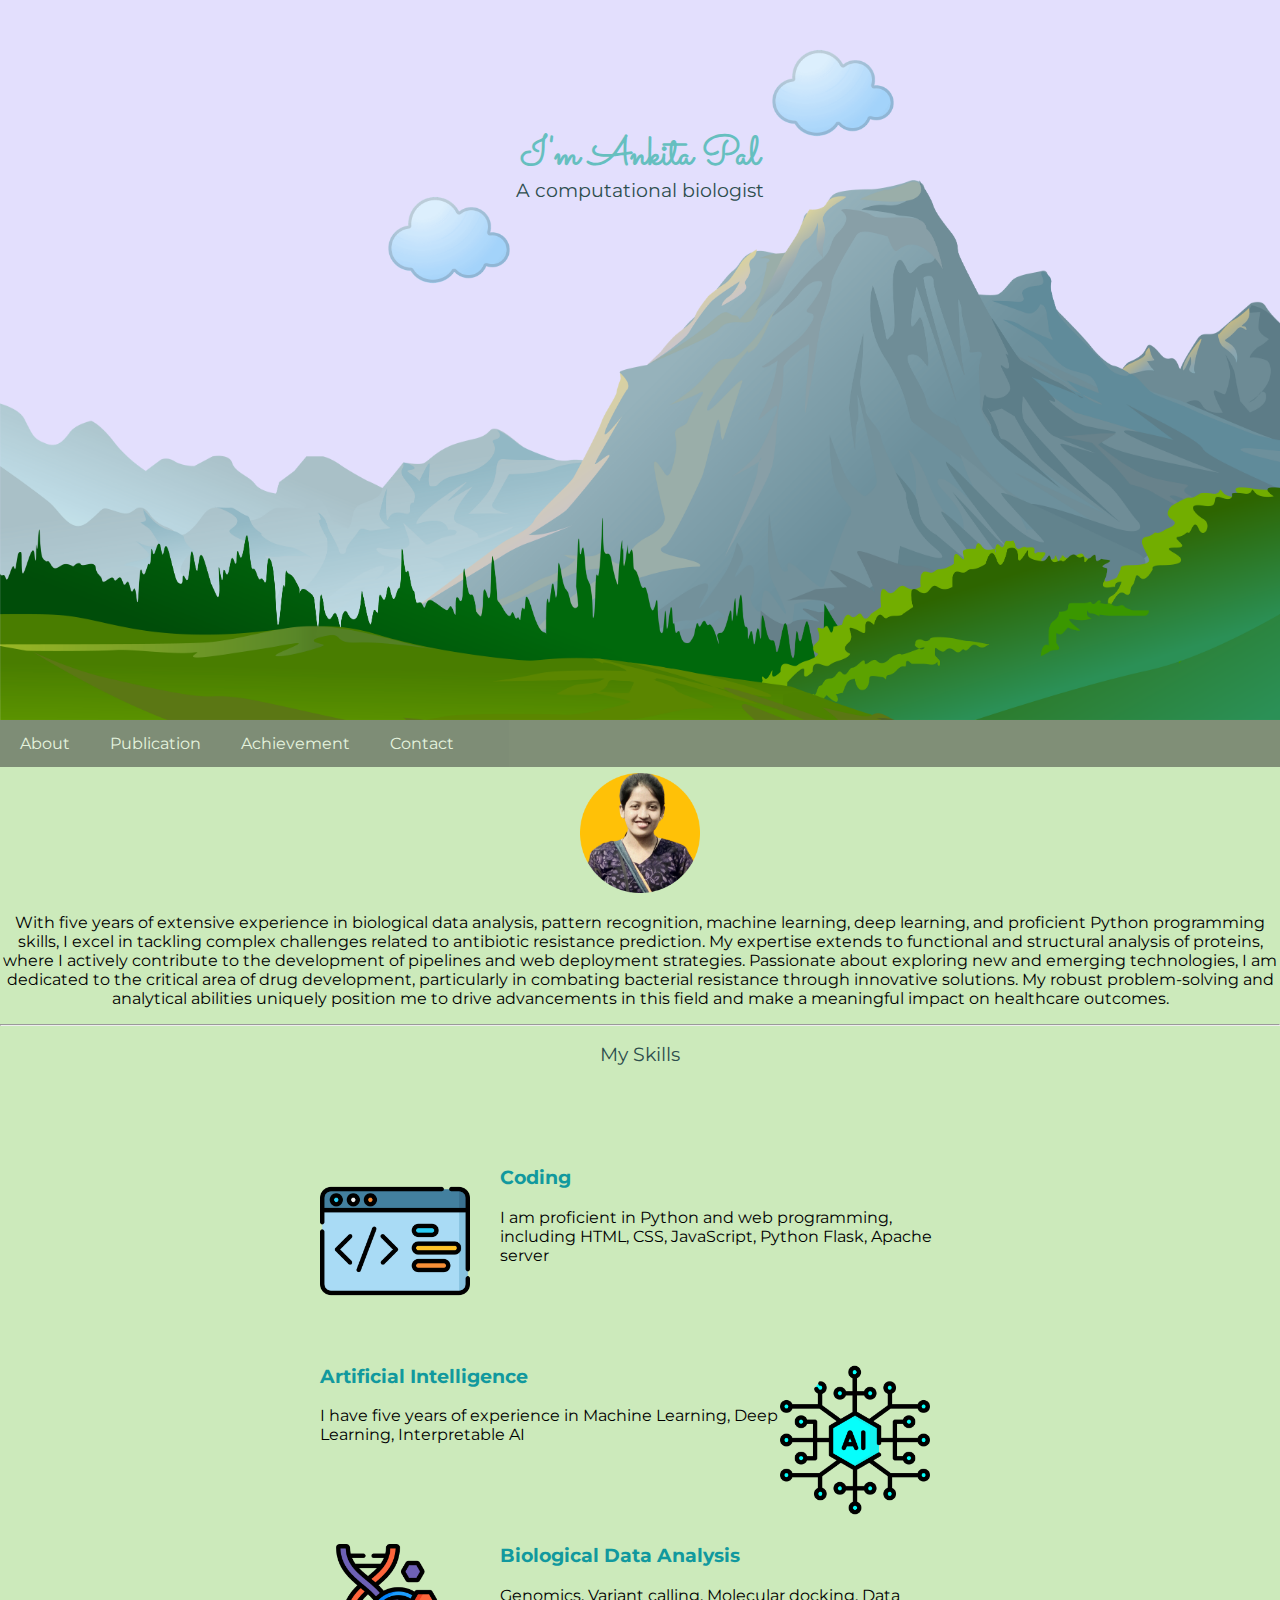
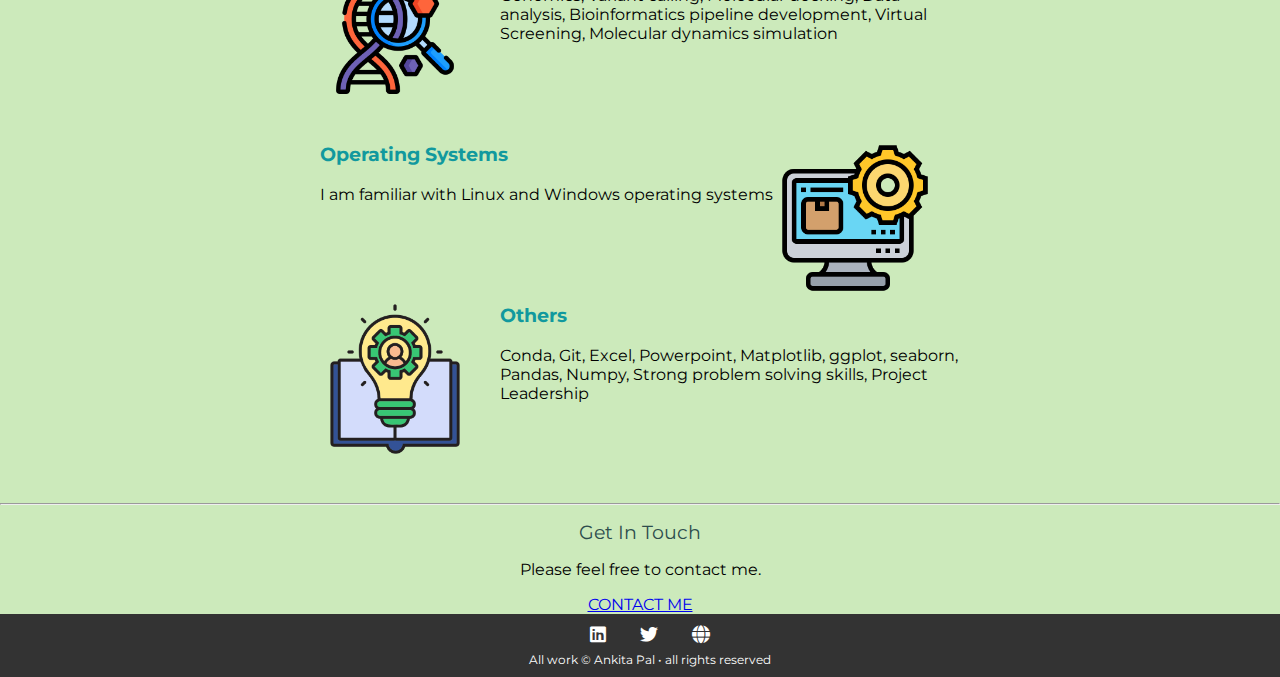
<file: index.html>
<!DOCTYPE html>
<html lang="en">
<head>
    <meta charset="UTF-8">
    <meta http-equiv="X-UA-Compatible" content="IE=edge">
    <meta name="viewport" content="width=device-width, initial-scale=1.0">
    <title>Ankita</title>
    <link rel="stylesheet" href="style.css">
    <link rel="shortcut icon" href="favicon.ico" type="image/x-icon">
    <link rel="preconnect" href="https://fonts.googleapis.com">
    <link rel="preconnect" href="https://fonts.gstatic.com" crossorigin>
    <link href="https://fonts.googleapis.com/css2?family=Merriweather+Sans&family=Montserrat&family=Sacramento&display=swap" rel="stylesheet">
    <link rel="stylesheet" href="https://cdnjs.cloudflare.com/ajax/libs/font-awesome/6.0.0-beta3/css/all.min.css">
    <style>
        /* Add your custom styles here */
        body {
            font-family: 'Montserrat', sans-serif;
        }
        .middle-container{
            padding: 0px;
            margin: 0px;
        }
        .navbar {
            display: flex;
            align-items: center;
            background-color: #333;
            opacity: 0.5;
            margin-top:20px;
            padding-top: 0px;
            padding-bottom: 0px;
        }
        
        .navbtn, .dropbtn {
            background-color: #333;
            color: white;
            padding: 14px 20px;
            margin: 0;
            font-size: 16px;
            border: none;
            cursor: pointer;
            text-align: center;
            text-decoration: none;
        }
        
        .navbtn:hover, .dropdown:hover .dropbtn {
            background-color: #555;
        }
        
        .dropdown {
            position: relative;
            display: inline-block;
        }
        
        .dropdown-content {
            display: none;
            position: absolute;
            background-color: white;
            min-width: 160px;
            box-shadow: 0px 8px 16px 0px rgba(0,0,0,0.2);
            z-index: 1;
        }
        
        .dropdown-content a {
            color: black;
            padding: 12px 16px;
            text-decoration: none;
            display: block;
        }
        
        .dropdown-content a:hover {
            background-color: #f1f1f1;
        }
        
        .dropdown:hover .dropdown-content {
            display: block;
        }
    </style>
</head>

<body>
    <div class="top-container" id="home">
        <h1>I'm Ankita Pal</h1>
        <h2>A computational biologist</h2>
        <img class="cloud-top" src="cloud-emoji-clipart-md-4128355173.png" alt="cloud image">
        <img class="cloud-bottom" src="cloud-emoji-clipart-md-4128355173.png" alt="cloud image">
        <img class="mountain" src="clipart-mountain-background-1.png" alt="mountain image">
    </div>
    
    <div class="middle-container">
        <div class="navbar">
            <!-- <a href="index.html" class="navbtn">Home</a> -->
            <a href="about.html" class="navbtn" target="_blank">About</a>
            <a href="pub.html" class="navbtn" target="_blank">Publication</a>
            <a href="ach.html" class="navbtn" target="_blank">Achievement</a>
            <a href="contact.html" class="navbtn" target="_blank">Contact</a>
            <!-- <div class="dropdown">
                <div class="dropdown-content">
                    <a href="#talk1">Talk 1</a>
                    <a href="#talk2">Talk 2</a>
                    <a href="#talk3">Talk 3</a>
                </div>
            </div> -->
        </div>
        <div class="profile" id="about">
          <img class="profile_pic" src="profile.png" alt="profile picture">
          <p>With five years of extensive experience in biological data analysis,
            pattern recognition, machine learning, deep learning, and proficient Python programming skills,
            I excel in tackling complex challenges related to antibiotic resistance prediction. 
            My expertise extends to functional and structural analysis of proteins, where I actively contribute to the development of pipelines and web deployment strategies.
            Passionate about exploring new and emerging technologies,
            I am dedicated to the critical area of drug development, particularly in combating bacterial resistance through innovative solutions.
            My robust problem-solving and analytical abilities uniquely position me to drive advancements in this field and make a meaningful impact on healthcare outcomes.</p>
        </div>
        <hr>
        <div class="skills" id="work">
          <h2>My Skills</h2>
          <div class="skill-row">
            <img class="code-image" src="code.png" alt="coding image">
            <h3>Coding</h3>
            <p>I am proficient in Python and web programming, including HTML, CSS, JavaScript, Python Flask, Apache server</p>
          </div>
          <div class="skill-row1">
            <img class="AI-img" src="artificial-intelligence.png" alt="AI image">
            <h3>Artificial Intelligence</h3>
            <p>I have five years of experience in Machine Learning, Deep Learning, Interpretable AI</p>
          </div>
          <div class="skill-row2">
            <img class="biology" src="genetics.png" alt="DNA image">
            <h3>Biological Data Analysis</h3>
            <p>Genomics, Variant calling, Molecular docking, Data analysis, Bioinformatics pipeline development, Virtual Screening, Molecular dynamics simulation</p>
          </div>
          <div class="skill-row3">
            <img class="os" src="computer.png" alt="computer">
            <h3>Operating Systems</h3>
            <p>I am familiar with Linux and Windows operating systems</p>
          </div>
          <div class="skill-row4">
            <img class="others" src="technical.png" alt="tech">
            <h3>Others</h3>
            <p>Conda, Git, Excel, Powerpoint, Matplotlib, ggplot, seaborn, Pandas, Numpy, Strong problem solving skills, Project Leadership</p>
          </div>
        </div>
        <hr>
        <div class="contact-me" id="publications">
          <h2>Get In Touch</h2>
          <p>Please feel free to contact me.</p>
          <a class="btn" href="mailto:name@email.com">CONTACT ME</a>
        </div>
      </div>
      
      <div class="bottom-container">
        <a class="footer-link" href="https://www.linkedin.com/in/ankitapalphd" target="_blank"><i class="fab fa-linkedin"></i></a>
        <a class="footer-link" href="https://x.com/ankitapal1995" target="_blank"><i class='fab fa-twitter'></i></a>
        <a class="footer-link" href="http://202.54.249.134/BIC-NII/" target="_blank"><i class="fas fa-globe"></i></a>
        <p>All work © Ankita Pal • all rights reserved</p>
    </div>
    



    <script>
        document.querySelectorAll('.navbtn, .dropbtn').forEach(button => {
            button.addEventListener('click', function(event) {
                const dropdowns = document.querySelectorAll('.dropdown-content');
                dropdowns.forEach(dropdown => {
                    if (dropdown.style.display === 'block') {
                        dropdown.style.display = 'none';
                    }
                });
            });
        });
        
        window.onclick = function(event) {
            if (!event.target.matches('.dropbtn')) {
                const dropdowns = document.querySelectorAll('.dropdown-content');
                dropdowns.forEach(dropdown => {
                    if (dropdown.style.display === 'block') {
                        dropdown.style.display = 'none';
                    }
                });
            }
        }
        
        
    </script>
</body>
</html>
</file>
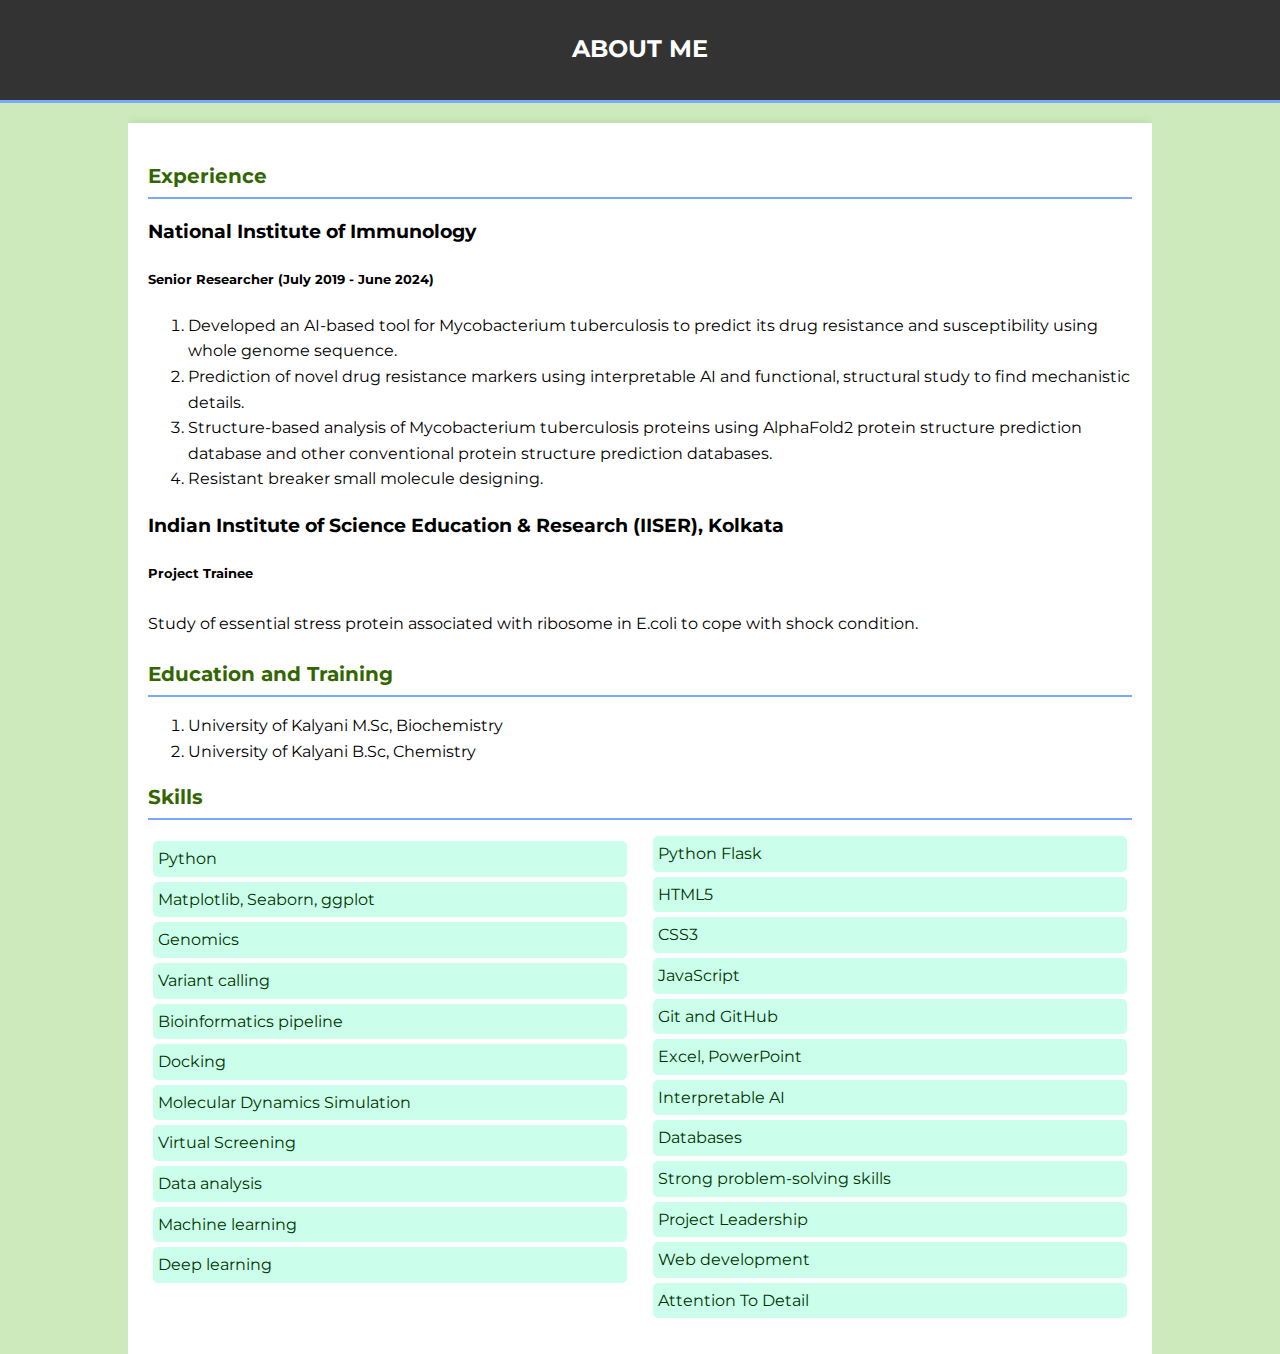
<file: about.html>
<!DOCTYPE html>
<html lang="en">
<head>
    <meta charset="UTF-8">
    <meta name="viewport" content="width=device-width, initial-scale=1.0">
    <title>About Me</title>
    <link href="https://fonts.googleapis.com/css2?family=Montserrat:wght@400;700&display=swap" rel="stylesheet">
    <style>
        body {
            font-family: 'Montserrat', sans-serif;
            line-height: 1.6;
            margin: 0;
            padding: 0;
            background-color: #CCEABB;
        }
        .container {
            width: 80%;
            margin: auto;
            overflow: hidden;
        }
        header {
            background: #333;
            color: #fff;
            padding-top: 30px;
            min-height: 70px;
            border-bottom: #77aaff 3px solid;
        }
        header h1 {
            text-align: center;
            text-transform: uppercase;
            margin: 0;
            font-size: 24px;
        }
        .main {
            padding: 20px;
            background: #fff;
            margin-top: 20px;
            box-shadow: 0 0 10px rgba(0, 0, 0, 0.1);
        }
        .section-title {
            color:#336600;
            font-size: 20px;
            border-bottom: 2px solid #77aaff;
            padding-bottom: 5px;
            margin-bottom: 10px;
        }
        ul {
            list-style: none;
            padding: 0;
        }
        ul li {
            padding: 5px 0;
        }
        .skills ul {
            columns: 2;
        }
        .skills ul li {
            background: #ccffeb;
            color: #003300;
            margin: 5px;
            padding: 5px;
            border-radius: 5px;
        }
    </style>
</head>
<body>
    <header>
        <div class="container">
            <h1>About Me</h1>
        </div>
    </header>
    <div class="container">
        <div class="main">
            <h2 class="section-title">Experience</h2>
            <h3>National Institute of Immunology</h3>
            <h5>Senior Researcher (July 2019 - June 2024)</h5>
            <ol>
                <li>Developed an AI-based tool for Mycobacterium tuberculosis to predict its drug resistance and susceptibility using whole genome sequence.</li>
                <li>Prediction of novel drug resistance markers using interpretable AI and functional, structural study to find mechanistic details.</li>
                <li>Structure-based analysis of Mycobacterium tuberculosis proteins using AlphaFold2 protein structure prediction database and other conventional protein structure prediction databases.</li>
                <li>Resistant breaker small molecule designing.</li>
            </ol>
            <h3>Indian Institute of Science Education & Research (IISER), Kolkata</h3>
            <h5>Project Trainee </h5>
            <ul>
                <li>Study of essential stress protein associated with ribosome in E.coli to cope with shock condition.</li>
            </ul>
            <h2 class="section-title">Education and Training</h2>
            <ol>
                <li>University of Kalyani  M.Sc, Biochemistry</li>
                <li>University of Kalyani  B.Sc, Chemistry</li>
            </ol>
            <h2 class="section-title">Skills</h2>
            <div class="skills">
                <ul>
                    <li>Python</li>
                    <li>Matplotlib, Seaborn, ggplot</li>
                    <li>Genomics</li>
                    <li>Variant calling</li>
                    <li>Bioinformatics pipeline</li>
                    <li>Docking</li>
                    <li>Molecular Dynamics Simulation</li>
                    <li>Virtual Screening</li>
                    <li>Data analysis</li>
                    <li>Machine learning</li>
                    <li>Deep learning</li>
                    <li>Python Flask</li>
                    <li>HTML5</li>
                    <li>CSS3</li>
                    <li>JavaScript</li>
                    <li>Git and GitHub</li>
                    <li>Excel, PowerPoint</li>
                    <li>Interpretable AI</li>
                    <li>Databases</li>
                    <li>Strong problem-solving skills</li>
                    <li>Project Leadership</li>
                    <li>Web development</li>
                    <li>Attention To Detail</li>
                </ul>
            </div>
        </div>
    </div>
</body>
</html>
</file>
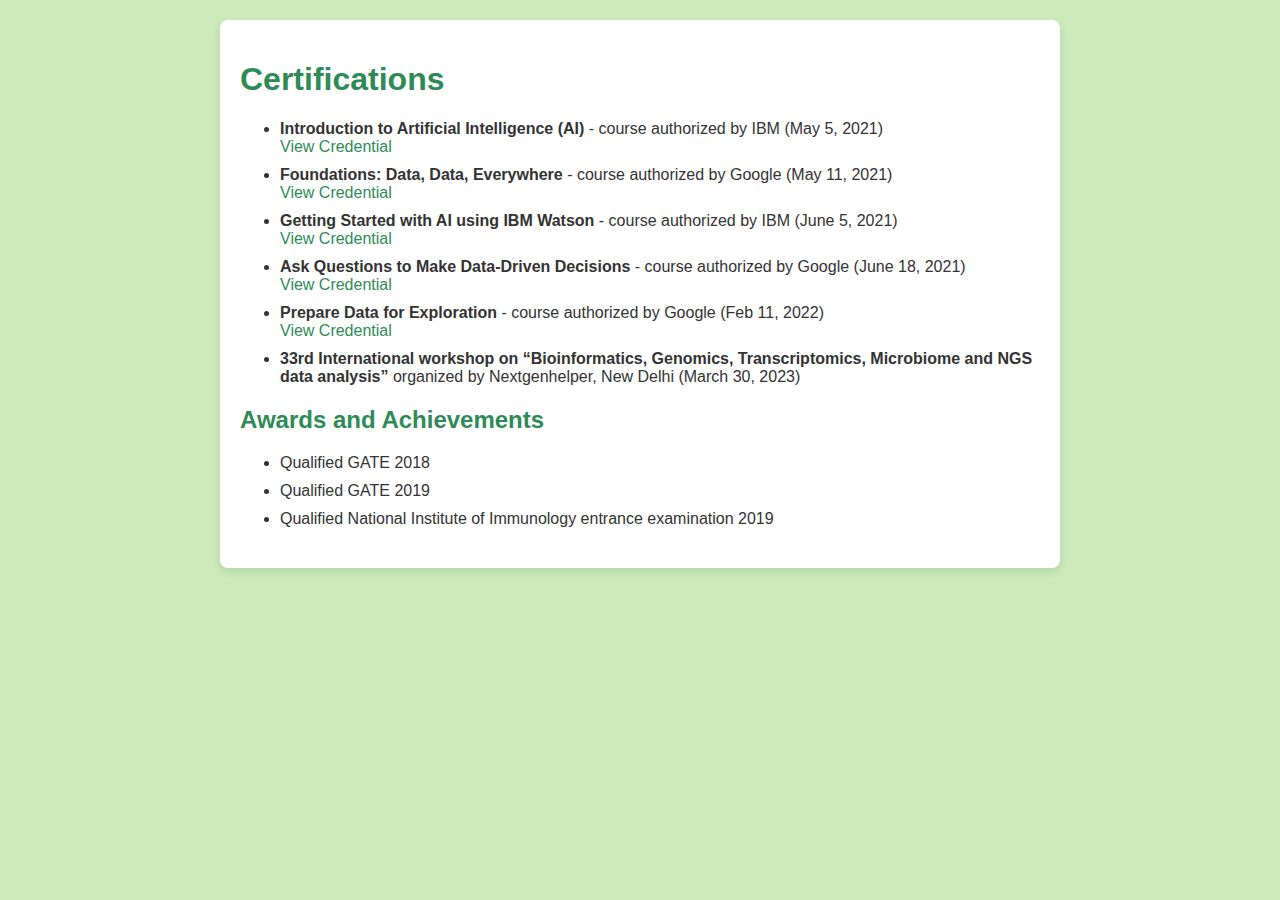
<file: ach.html>
<!DOCTYPE html>
<html lang="en">
<head>
    <meta charset="UTF-8">
    <meta name="viewport" content="width=device-width, initial-scale=1.0">
    <title>Certifications and Achievements</title>
    <style>
        body {
            font-family: 'Montserrat', sans-serif;
            background-color: #CCEABB;
            margin: 0;
            padding: 20px;
            color: #333;
        }
        .container {
            max-width: 800px;
            margin: 0 auto;
            background-color: #fff;
            border-radius: 8px;
            box-shadow: 0 4px 8px rgba(0, 0, 0, 0.1);
            padding: 20px;
        }
        h1, h2 {
            color: #2E8B57;
        }
        a {
            color: #2E8B57;
            text-decoration: none;
        }
        a:hover {
            text-decoration: underline;
        }
        .certifications, .achievements {
            margin-bottom: 20px;
        }
        .certifications li, .achievements li {
            margin-bottom: 10px;
        }
    </style>
</head>
<body>
    <div class="container">
        <h1>Certifications</h1>
        <ul class="certifications">
            <li>
                <strong>Introduction to Artificial Intelligence (AI)</strong> - course authorized by IBM (May 5, 2021)
                <br>
                <a href="https://www.coursera.org/account/accomplishments/certificate/FFCQTZLWFZTW" target="_blank">View Credential</a>
            </li>
            <li>
                <strong>Foundations: Data, Data, Everywhere</strong> - course authorized by Google (May 11, 2021)
                <br>
                <a href="https://www.coursera.org/account/accomplishments/certificate/ABJ5JGKV2HDP" target="_blank">View Credential</a>
            </li>
            <li>
                <strong>Getting Started with AI using IBM Watson</strong> - course authorized by IBM (June 5, 2021)
                <br>
                <a href="https://www.coursera.org/account/accomplishments/certificate/8723DCPK434V" target="_blank">View Credential</a>
            </li>
            <li>
                <strong>Ask Questions to Make Data-Driven Decisions</strong> - course authorized by Google (June 18, 2021)
                <br>
                <a href="https://www.coursera.org/account/accomplishments/certificate/GZ4SFEUENV4X" target="_blank">View Credential</a>
            </li>
            <li>
                <strong>Prepare Data for Exploration</strong> - course authorized by Google (Feb 11, 2022)
                <br>
                <a href="https://www.coursera.org/account/accomplishments/certificate/MXX9D2S98VSW" target="_blank">View Credential</a>
            </li>
            <li>
                <strong>33rd International workshop on “Bioinformatics, Genomics, Transcriptomics, Microbiome and NGS data analysis”</strong> organized by Nextgenhelper, New Delhi (March 30, 2023)
            </li>
        </ul>
        
        <h2>Awards and Achievements</h2>
        <ul class="achievements">
            <li>Qualified GATE 2018</li>
            <li>Qualified GATE 2019</li>
            <li>Qualified National Institute of Immunology entrance examination 2019</li>
        </ul>
    </div>
</body>
</html>
</file>
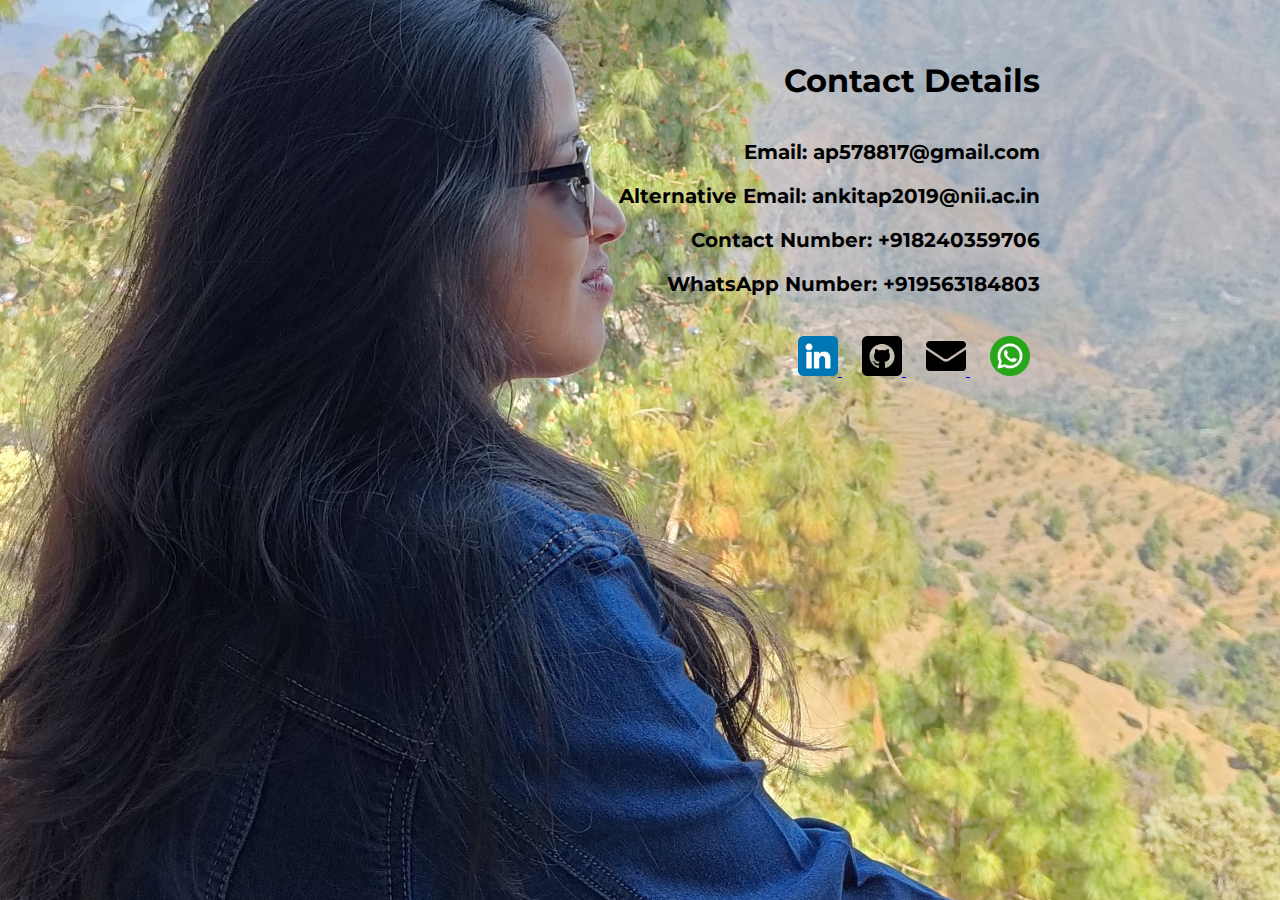
<file: contact.html>
<!DOCTYPE html>
<html>
<head>
  <title>Contact Details</title>
  <link rel="preconnect" href="https://fonts.googleapis.com">
  <link rel="preconnect" href="https://fonts.gstatic.com" crossorigin>
  <link href="https://fonts.googleapis.com/css2?family=Montserrat:wght@400;700&display=swap" rel="stylesheet">
  <style>
    body {
      font-family: 'Montserrat', sans-serif;
      background-image: url('background_contact.jpg');
      background-size: cover;
      background-position: center;
      background-repeat: no-repeat;
      margin: 0;
      padding: 0;
    }
    .container {
      max-width: 800px;
      margin: 0 auto;
      padding: 40px;
      text-align: right;
    }
    
    h1 {
      text-align: right;
      margin-bottom: 30px;
    }
    
    .contact-info {
      display: flex;
      flex-direction: column;
      align-items: right;
      margin-bottom: 30px;
    }
    
    .contact-info h3 {
      margin: 10px 0;
      font-size: 20px;
    }
    
    .social-media {
      /*display: flex;
      justify-content: center; */
      align-items: right;
    }
    
    .social-media a {
      margin: 0 10px;
      align-items: right;
    }
    
    .social-media img {
      width: 40px;
      height: 40px;
      align-items: right;
    }
  </style>
</head>
<body>
  <div class="container">
    <h1>Contact Details</h1>
    
    <div class="contact-info">
      <h3>Email: ap578817@gmail.com</h3>
      <h3>Alternative Email: ankitap2019@nii.ac.in</h3>
      <h3>Contact Number: +918240359706</h3>
      <h3>WhatsApp Number: +919563184803</h3>
    </div>
    
    <div class="social-media">
      <a href="https://www.linkedin.com/in/ankitapalphd/" target="_blank">
        <img src="linkedin.png" alt="LinkedIn">
      </a>
      <a href="https://github.com/Ankitapal1995" target="_blank">
        <img src="github.png" alt="GitHub">
      </a>
      <a href="mailto:ap578817@gmail.com">
        <img src="email.png" alt="Email">
      </a>
      <a href="https://wa.me/+919563184803">
        <img src="whatsapp.png" alt="WhatsApp">
      </a>
    </div>
  </div>
</body>
</html>
</file>
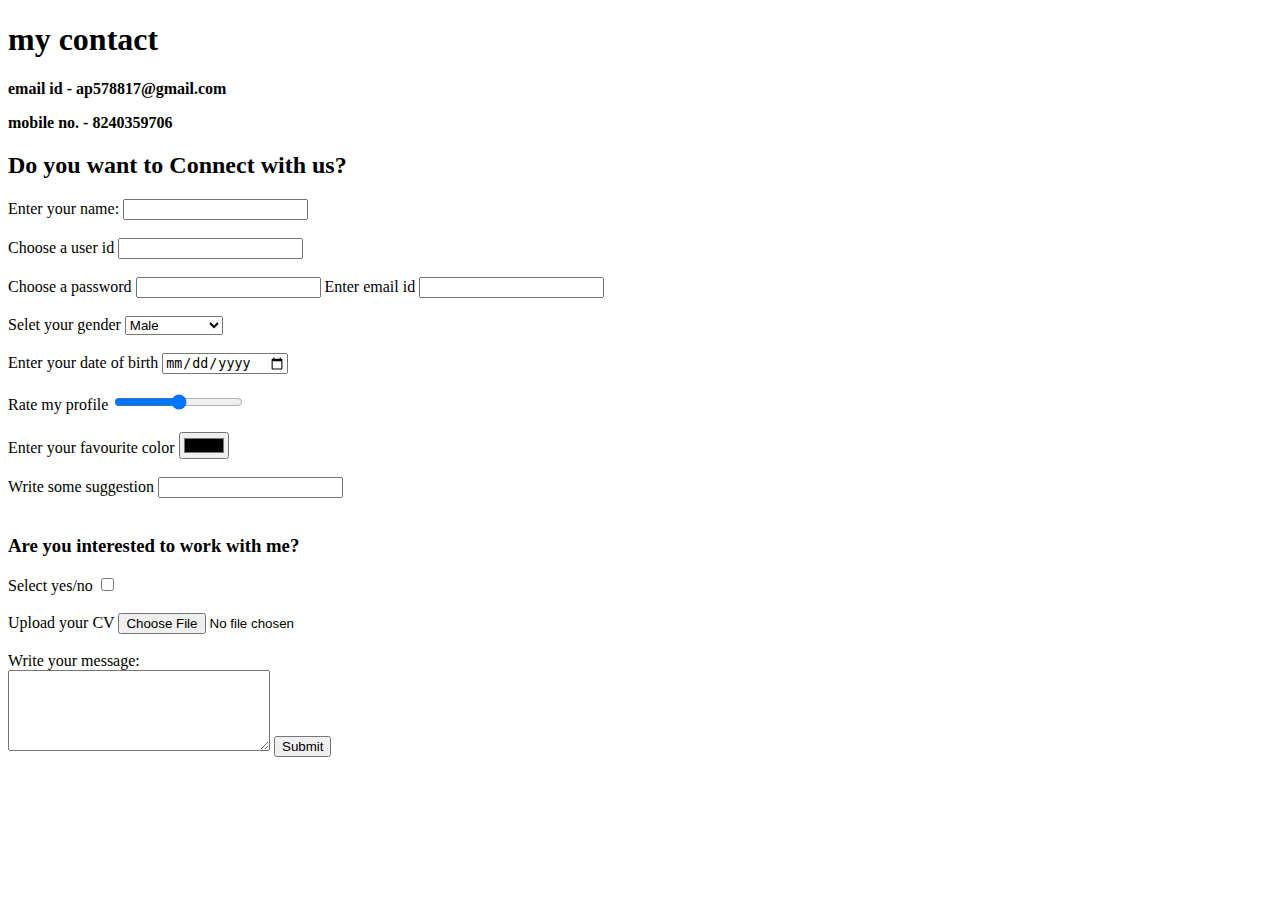
<file: contact_copy.html>
<!DOCTYPE html>
<html lang="en">
<head>
    <meta charset="UTF-8">
    <title>contact</title>
</head>
<body>
    <h1>my contact</h1>
    <p><strong>email id - ap578817@gmail.com</strong></p>
    <p><strong>mobile no. - 8240359706</strong></p>
   <!-- input type="search" name="" id=""> -->
    <h2>Do you want to Connect with us?</h2>
    <form action="mailto:name@rapidtables.com" method="post"></form>
        <label for="">Enter your name:</label>
        <input type="text"><br><br>

        <label for="">Choose a user id</label>
        <input type="text"><br><br>

        <label for="">Choose a password</label>
        <input type="password" name="" id="">

        <label for="">Enter email id</label>
        <input type="email" name="" id=""><br><br>
        <label for="">Selet your gender</label>
        <select name="select">
            <option value="value1">Female</option> 
            <option value="value2" selected>Male</option>
            <option value="value3">Third gender</option>
          </select><br><br>
        <label for="">Enter your date of birth</label>
        <input type="date" name="" id=""><br><br>
        <label for="">Rate my profile</label>
        <input type="range" name="" id=""><br><br>
        <label for="">Enter your favourite color</label>
        <input type="color" name="" id=""><br><br>
        <label for="">Write some suggestion</label>
        <input type="text" name="" id=""><br><br>
        <h3>Are you interested to work with me?</h3>
        <label for="">Select yes/no</label>
        <input type="checkbox" name="" id=""><br><br>
        <label for="">Upload your CV</label>
        <input type="file" name="" id=""><br><br>
        <label>Write your message:</label><br>
        <textarea name="" id="" cols="30" rows="5"></textarea>
        <input type="submit" value="Submit">

    </form>

</body>
</html>
</file>
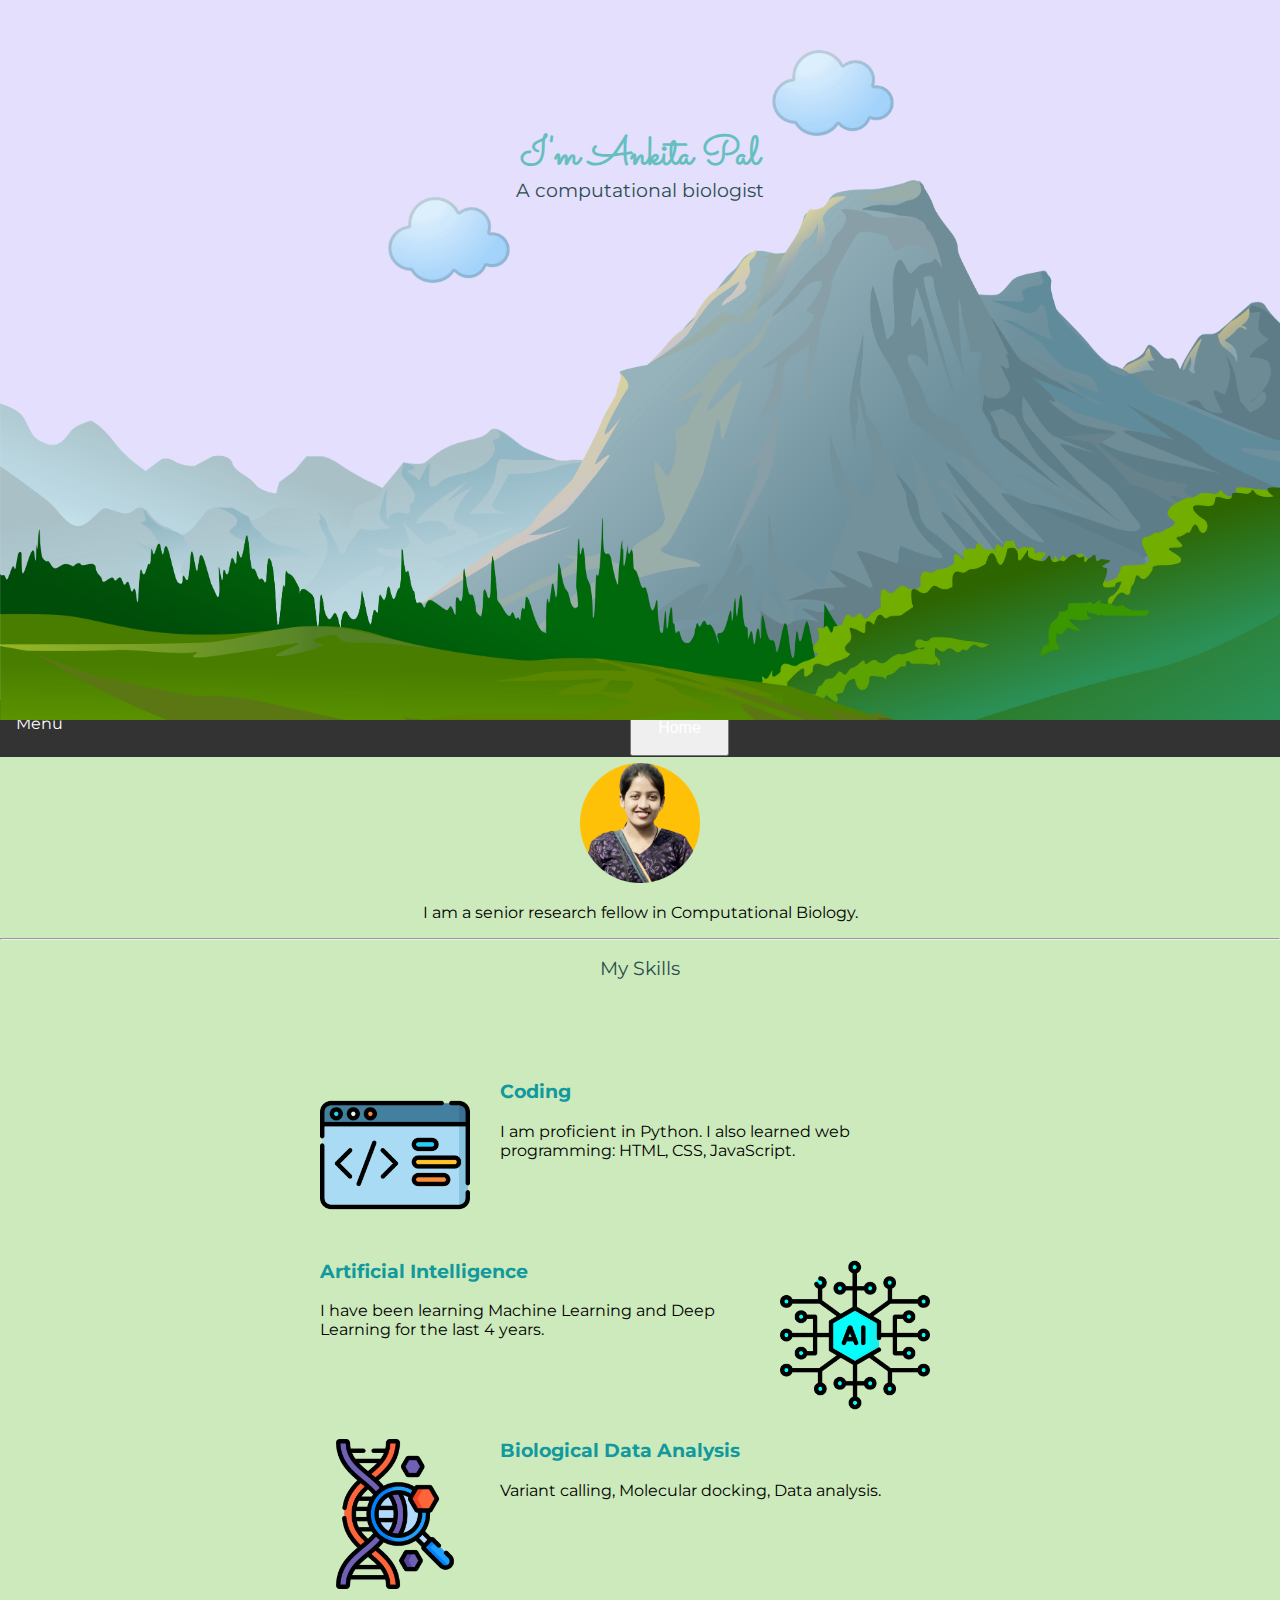
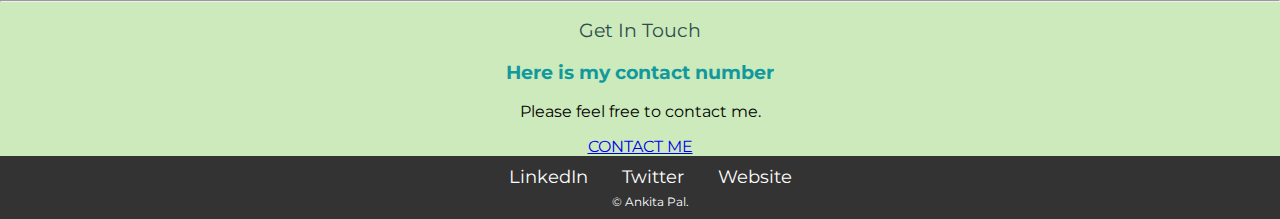
<file: index_cp.html>
<!DOCTYPE html>
<html lang="en">
<head>
    <meta charset="UTF-8">
    <meta http-equiv="X-UA-Compatible" content="IE=edge">
    <meta name="viewport" content="width=device-width, initial-scale=1.0">
    <title>Ankita</title>
    <link rel="stylesheet" href="style.css">
    <link rel="shortcut icon" href="favicon.ico" type="image/x-icon">
    <link rel="preconnect" href="https://fonts.googleapis.com">
    <link rel="preconnect" href="https://fonts.gstatic.com" crossorigin>
    <link href="https://fonts.googleapis.com/css2?family=Merriweather+Sans&family=Montserrat&family=Sacramento&display=swap" rel="stylesheet">
    <style>
        /* Add your custom styles here */
        body {
            font-family: 'Montserrat', sans-serif;
        }
        .middle-container{
            padding: 0px;
            margin: 0px;
        }
        .navbar {
            overflow: hidden;
            background-color: #333;
            
        }

        .navbar a {
            float: left;
            font-size: 16px;
            color: white;
            text-align: center;
            padding: 16px 20px;
            text-decoration: none;
        }

        .dropdown {
            float: left;
            overflow: hidden;
            
        }

        .dropdown .dropbtn {
            font-size: 16px;
            border: none;
            outline: none;
            color: white;
            padding: 14px 16px;
            background-color: inherit;
            font-family: inherit;
            margin: 0;
        }

        .navbar a:hover, .dropdown:hover .dropbtn {
            background-color: #555;
        }

        .dropdown-content {
            display: none;
            position: absolute;
            background-color: #f9f9f9;
            min-width: 160px;
            box-shadow: 0px 8px 16px 0px rgba(0,0,0,0.2);
            z-index: 1;
        }

        .dropdown-content a {
            float: none;
            color: black;
            padding: 12px 16px;
            text-decoration: none;
            display: block;
            text-align: left;
        }

        .dropdown-content a:hover {
            background-color: #ddd;
        }

        .dropdown:hover .dropdown-content {
            display: block;
        }
    </style>
</head>

<body>
    <div class="top-container" id="home">
        <h1>I'm Ankita Pal</h1>
        <h2>A computational biologist</h2>
        <img class="cloud-top" src="cloud-emoji-clipart-md-4128355173.png" alt="cloud image">
        <img class="cloud-bottom" src="cloud-emoji-clipart-md-4128355173.png" alt="cloud image">
        <img class="mountain" src="clipart-mountain-background-1.png" alt="mountain image">
    </div>
    
    <div class="middle-container">
      <div class="navbar">
        <button><a href="#home">Home</a></button>
        <div class="dropdown">
            <button class="dropbtn">Menu 
                <i class="fa fa-caret-down"></i>
            </button>
            <div class="dropdown-content">
                <a href="#about">About</a>
                <a href="#work">Work</a>
                <a href="#publications">Publications</a>
            </div>
        </div>
      </div> 
        <div class="profile" id="about">
          <img class="profile_pic" src="profile.png" alt="profile picture">
          <p>I am a senior research fellow in Computational Biology.</p>
        </div>
        <hr>
        <div class="skills" id="work">
          <h2>My Skills</h2>
          <div class="skill-row">
            <img class="code-image" src="code.png" alt="coding image">
            <h3>Coding</h3>
            <p>I am proficient in Python. I also learned web programming: HTML, CSS, JavaScript.</p>
          </div>
          <div class="skill-row1">
            <img class="AI-img" src="artificial-intelligence.png" alt="AI image">
            <h3>Artificial Intelligence</h3>
            <p>I have been learning Machine Learning and Deep Learning for the last 4 years.</p>
          </div>
          <div class="skill-row2">
            <img class="biology" src="genetics.png" alt="DNA image">
            <h3>Biological Data Analysis</h3>
            <p>Variant calling, Molecular docking, Data analysis.</p>
          </div>
        </div>
        <hr>
        <div class="contact-me" id="publications">
          <h2>Get In Touch</h2>
          <h3>Here is my contact number</h3>
          <p>Please feel free to contact me.</p>
          <a class="btn" href="mailto:name@email.com">CONTACT ME</a>
        </div>
      </div>
      
      <div class="bottom-container">
        <a class="footer-link" href="https://www.linkedin.com/">LinkedIn</a>
        <a class="footer-link" href="https://twitter.com/">Twitter</a>
        <a class="footer-link" href="https://www.appbrewery.co/">Website</a>
        <p>© Ankita Pal.</p>
      </div>
</body>
</html>
</file>
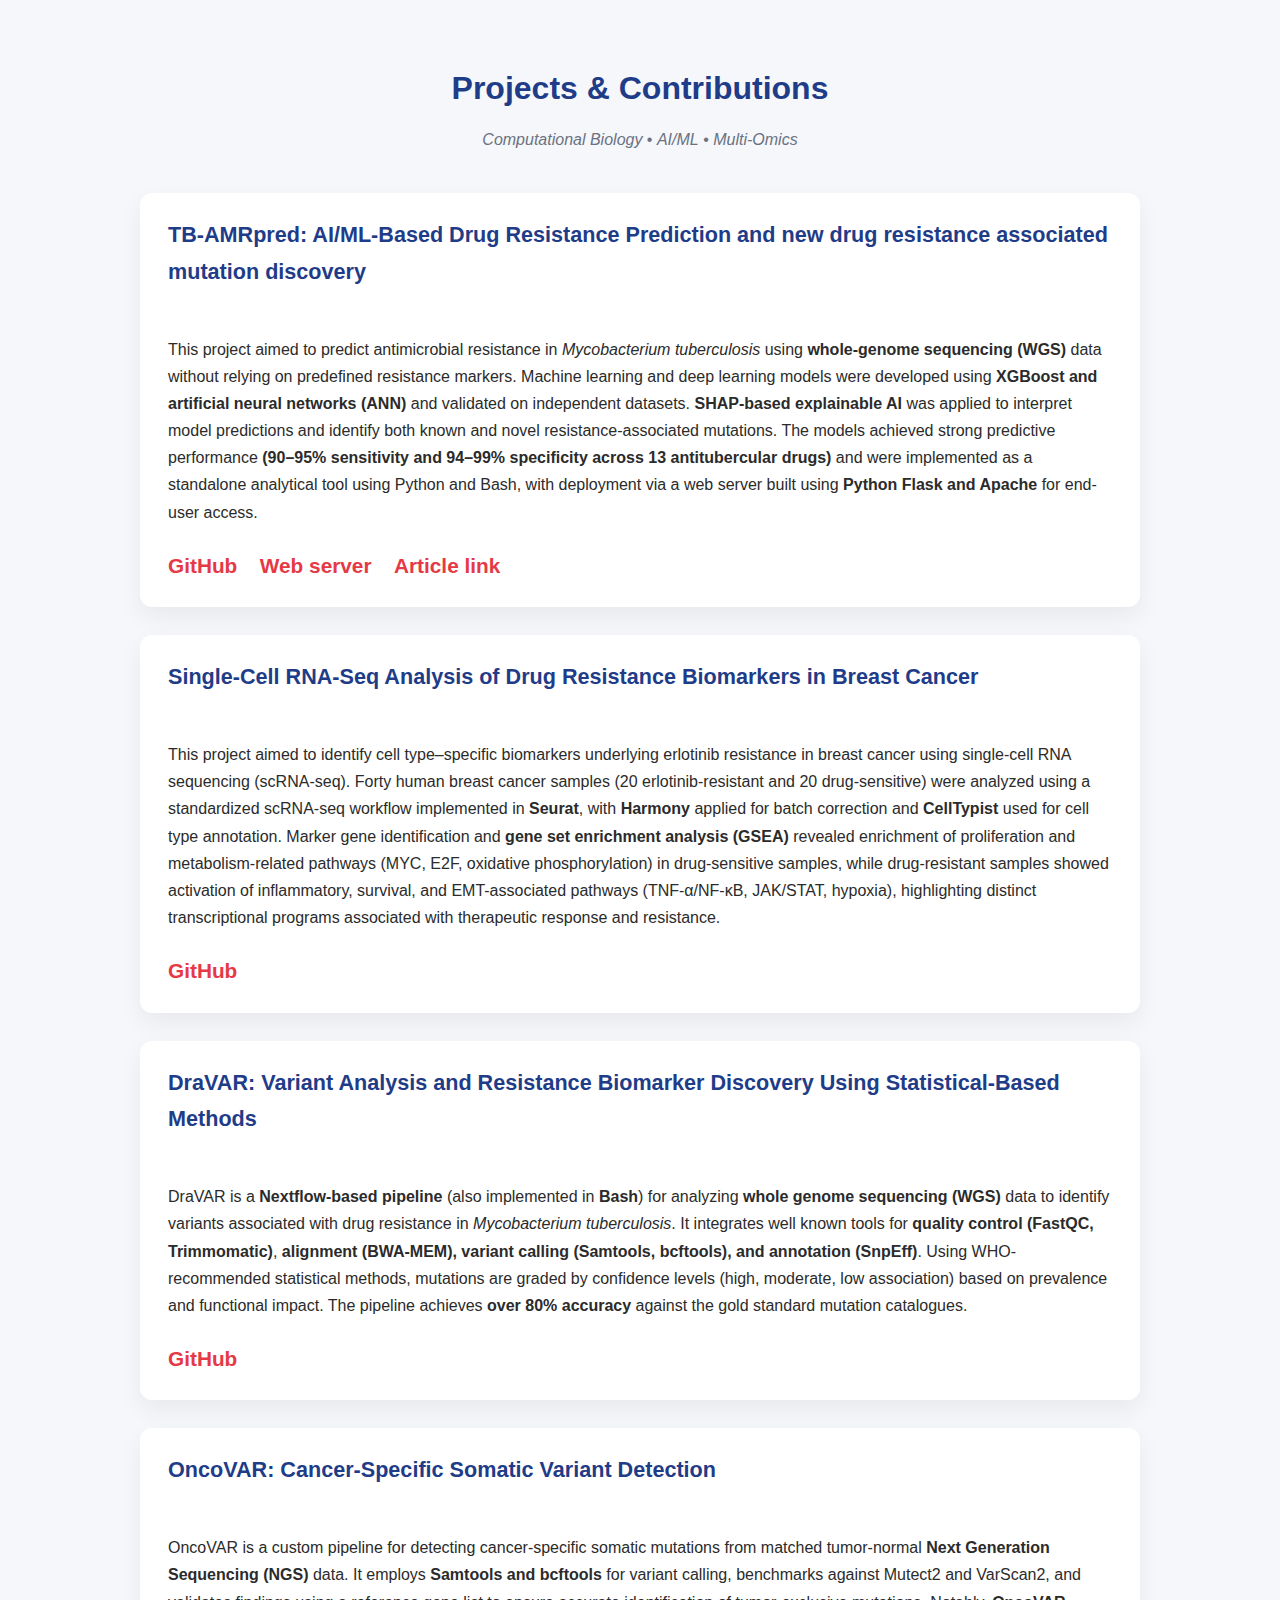
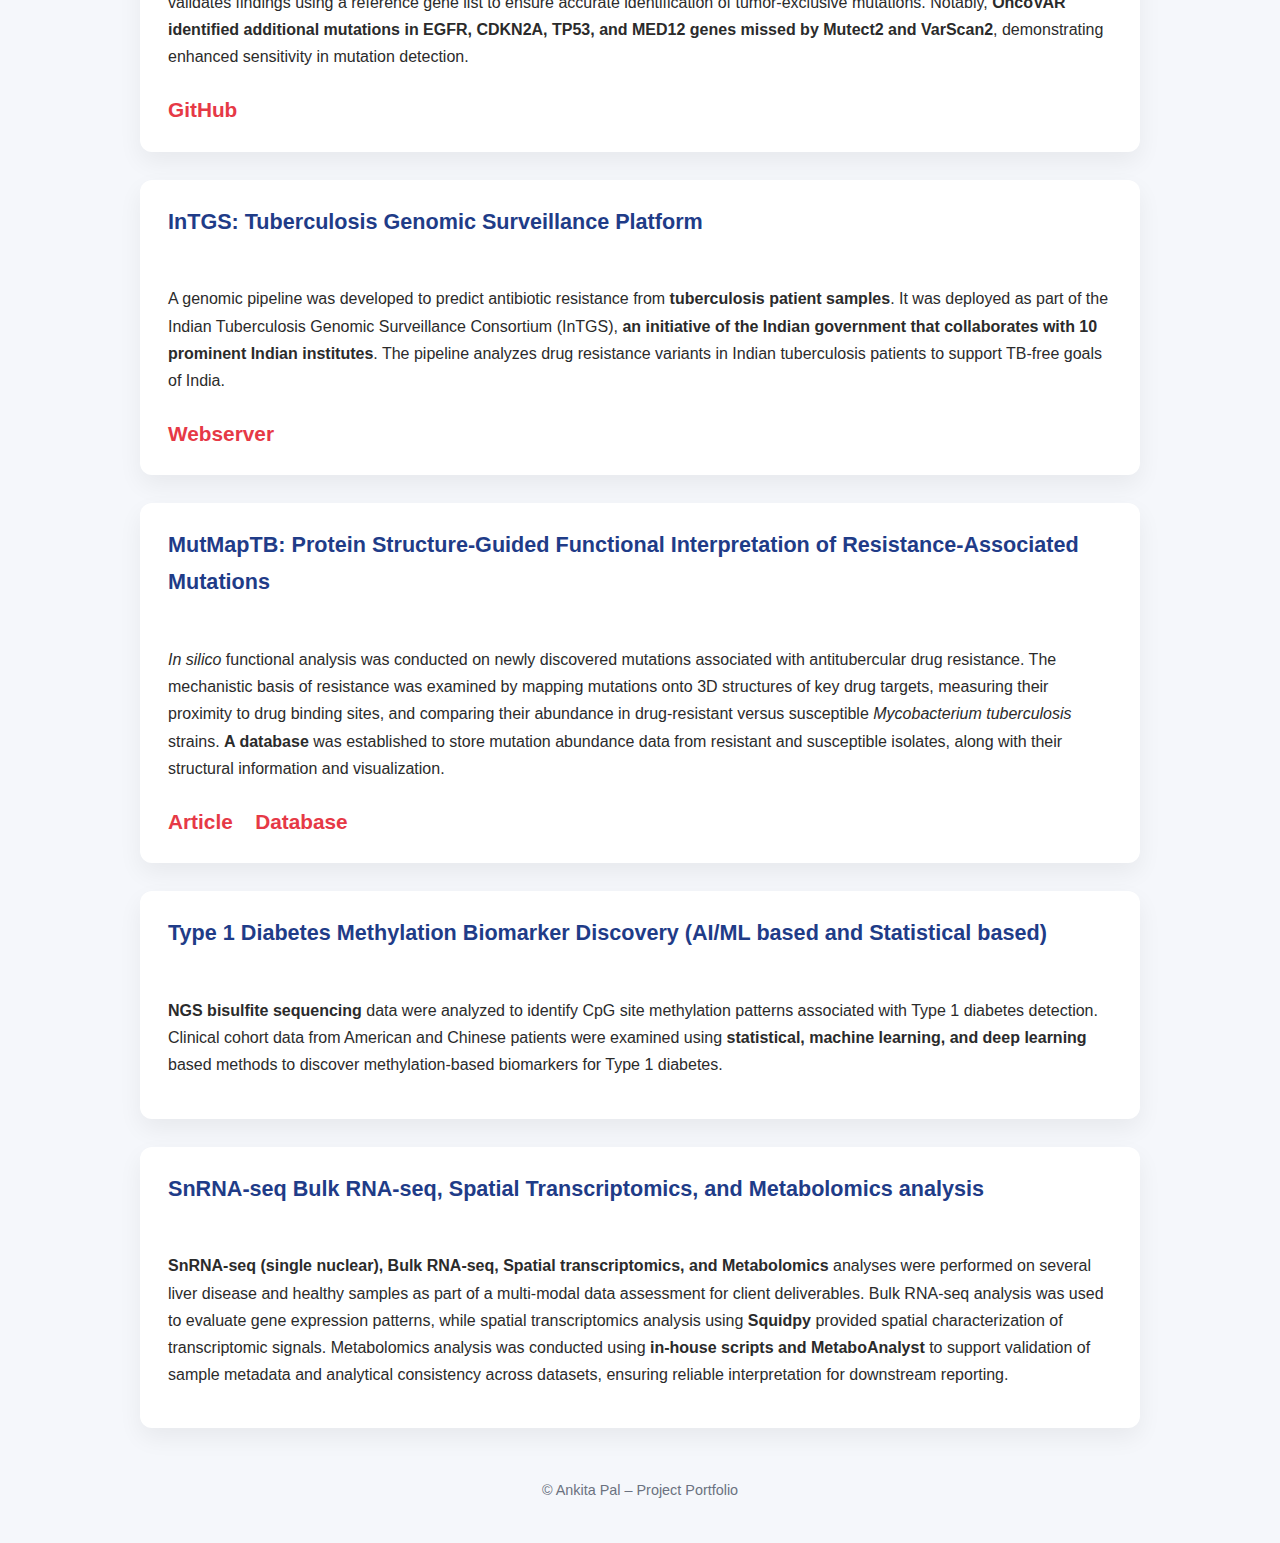
<file: portfolio.html>
<!DOCTYPE html>
<html lang="en">
<head>
<meta charset="UTF-8">
<title>Project Portfolio – Ankita Pal</title>
<style>
:root {
  --primary: #1f3c88;
  --secondary: #f5f7fb;
  --accent: #e63946;
  --text: #2b2b2b;
  --muted: #6b7280;
}
body {
  font-family: "Segoe UI", Roboto, Helvetica, Arial, sans-serif;
  background: var(--secondary);
  color: var(--text);
  margin: 0;
  padding: 0;
  line-height: 1.7;
}
.container {
  max-width: 1000px;
  margin: auto;
  padding: 40px 20px;
}
h1 {
  text-align: center;
  color: var(--primary);
  margin-bottom: 10px;
}
.subtitle {
  text-align: center;
  color: var(--muted);
  margin-bottom: 40px;
}
.project {
  background: #ffffff;
  border-radius: 12px;
  padding: 24px 28px;
  margin-bottom: 28px;
  box-shadow: 0 10px 25px rgba(0,0,0,0.06);
}
.project h2 {
  margin-top: 0;
  color: var(--primary);
  font-size: 1.35rem;
}
.project p {
  white-space: pre-line;
}
.links {
  margin-top: 10px;
}
.links a {
  display: inline-block;
  margin-right: 18px;
  margin-top: 6px;
  text-decoration: none;
  color: var(--accent);
  font-weight: 600;
  font-size: 1.3rem;   /* noticeable but not shouty */
}
.links a:hover {
  text-decoration: underline;
}
.footer {
  text-align: center;
  color: var(--muted);
  font-size: 0.9rem;
  margin-top: 50px;
}
</style>
</head>

<body>
<div class="container">
<h1>Projects & Contributions</h1>
<div class="subtitle"><em>Computational Biology</em> • <em>AI/ML</em> • <em>Multi-Omics</em></div>

<div class="project">
<h2>TB-AMRpred: AI/ML-Based Drug Resistance Prediction and new drug resistance associated mutation discovery</h2>
<p>
This project aimed to predict antimicrobial resistance in <i>Mycobacterium tuberculosis</i> using <b>whole-genome sequencing (WGS)</b> data without relying on predefined resistance markers. Machine learning and deep learning models were developed using <b>XGBoost and artificial neural networks (ANN)</b> and validated on independent datasets. <b>SHAP-based explainable AI</b> was applied to interpret model predictions and identify both known and novel resistance-associated mutations. The models achieved strong predictive performance <b>(90–95% sensitivity and 94–99% specificity across 13 antitubercular drugs)</b> and were implemented as a standalone analytical tool using Python and Bash, with deployment via a web server built using <b>Python Flask and Apache</b> for end-user access.
</p>
<div class="links">
<a href="https://github.com/Ankitapal1995/TB-AMRpred.git">GitHub</a>
<a href="http://www.nii.ac.in/TB-AMRpred.html">Web server</a>
<a href="https://doi.org/10.1093/bioadv/vbaf050">Article link</a>
</div>
</div>

<div class="project">
<h2>Single-Cell RNA-Seq Analysis of Drug Resistance Biomarkers in Breast Cancer</h2>
<p>
This project aimed to identify cell type–specific biomarkers underlying erlotinib resistance in breast cancer using single-cell RNA sequencing (scRNA-seq). Forty human breast cancer samples (20 erlotinib-resistant and 20 drug-sensitive) were analyzed using a standardized scRNA-seq workflow implemented in <b>Seurat</b>, with <b>Harmony</b> applied for batch correction and <b>CellTypist</b> used for cell type annotation. Marker gene identification and <b>gene set enrichment analysis (GSEA)</b> revealed enrichment of proliferation and metabolism-related pathways (MYC, E2F, oxidative phosphorylation) in drug-sensitive samples, while drug-resistant samples showed activation of inflammatory, survival, and EMT-associated pathways (TNF-α/NF-κB, JAK/STAT, hypoxia), highlighting distinct transcriptional programs associated with therapeutic response and resistance.
</p>
<div class="links">
<a href="https://github.com/Ankitapal1995/biomarker-drugresistance-scrna.git">GitHub</a>
</div>
</div>

<div class="project">
<h2>DraVAR: Variant Analysis and Resistance Biomarker Discovery Using Statistical-Based Methods</h2>
<p>
DraVAR is a <b>Nextflow-based pipeline </b>(also implemented in <b>Bash</b>) for analyzing <b>whole genome sequencing (WGS)</b> data to identify variants associated with drug resistance in <i>Mycobacterium tuberculosis</i>. It integrates well known tools for <b>quality control (FastQC, Trimmomatic)</b>, <b>alignment (BWA-MEM), variant calling (Samtools, bcftools), and annotation (SnpEff)</b>. Using WHO-recommended statistical methods, mutations are graded by confidence levels (high, moderate, low association) based on prevalence and functional impact. The pipeline achieves <b>over 80% accuracy</b> against the gold standard mutation catalogues.
</p>
<div class="links">
<a href="https://github.com/Ankitapal1995/DraVAR.git">GitHub</a>
</div>
</div>

<div class="project">
<h2>OncoVAR: Cancer-Specific Somatic Variant Detection</h2>
<p>
OncoVAR is a custom pipeline for detecting cancer-specific somatic mutations from matched tumor-normal <b>Next Generation Sequencing (NGS)</b> data. It employs <b>Samtools and bcftools</b> for variant calling, benchmarks against Mutect2 and VarScan2, and validates findings using a reference gene list to ensure accurate identification of tumor-exclusive mutations. Notably, <b>OncoVAR identified additional mutations in EGFR, CDKN2A, TP53, and MED12 genes missed by Mutect2 and VarScan2</b>, demonstrating enhanced sensitivity in mutation detection.
</p>
<div class="links">
<a href="https://github.com/Ankitapal1995/OncoVAR.git">GitHub</a>
</div>
</div>

<div class="project">
<h2>InTGS: Tuberculosis Genomic Surveillance Platform</h2>
<p>
A genomic pipeline was developed to predict antibiotic resistance from <b>tuberculosis patient samples</b>. It was deployed as part of the Indian Tuberculosis Genomic Surveillance Consortium (InTGS), <b>an initiative of the Indian government that collaborates with 10 prominent Indian institutes</b>. The pipeline analyzes drug resistance variants in Indian tuberculosis patients to support TB-free goals of India.
</p>
<div class="links">
<a href="https://intgs.nii.ac.in/InTGS/index.php">Webserver</a>
</div>
</div>

<div class="project">
<h2>MutMapTB: Protein Structure-Guided Functional Interpretation of Resistance-Associated Mutations</h2>
<p>
<i>In silico</i> functional analysis was conducted on newly discovered mutations associated with antitubercular drug resistance. The mechanistic basis of resistance was examined by mapping mutations onto 3D structures of key drug targets, measuring their proximity to drug binding sites, and comparing their abundance in drug-resistant versus susceptible <i>Mycobacterium tuberculosis</i> strains. <b>A database</b> was established to store mutation abundance data from resistant and susceptible isolates, along with their structural information and visualization.
</p>
<div class="links">
<a href="https://doi.org/10.1016/j.csbj.2025.11.054">Article</a>
<a href="http://www.nii.ac.in/MutMapTB_database.html">Database</a>
</div>
</div>

<div class="project">
<h2>Type 1 Diabetes Methylation Biomarker Discovery (AI/ML based and Statistical based)</h2>
<p>
<b>NGS bisulfite sequencing</b> data were analyzed to identify CpG site methylation patterns associated with Type 1 diabetes detection. Clinical cohort data from American and Chinese patients were examined using <b>statistical, machine learning, and deep learning</b> based methods to discover methylation-based biomarkers for Type 1 diabetes.
</p>
</div>

<div class="project">
<h2>SnRNA-seq  Bulk RNA-seq, Spatial Transcriptomics, and Metabolomics  analysis</h2>
<p>
<b>SnRNA-seq (single nuclear), Bulk RNA-seq, Spatial transcriptomics, and Metabolomics</b> analyses were performed on several liver disease and healthy samples as part of a multi-modal data assessment for client deliverables. Bulk RNA-seq analysis was used to evaluate gene expression patterns, while spatial transcriptomics analysis using <b>Squidpy</b> provided spatial characterization of transcriptomic signals. Metabolomics analysis was conducted using <b>in-house scripts and MetaboAnalyst</b> to support validation of sample metadata and analytical consistency across datasets, ensuring reliable interpretation for downstream reporting.
</p>
</div>

<div class="footer">
© Ankita Pal – Project Portfolio
</div>

</div>
</body>
</html>
</file>
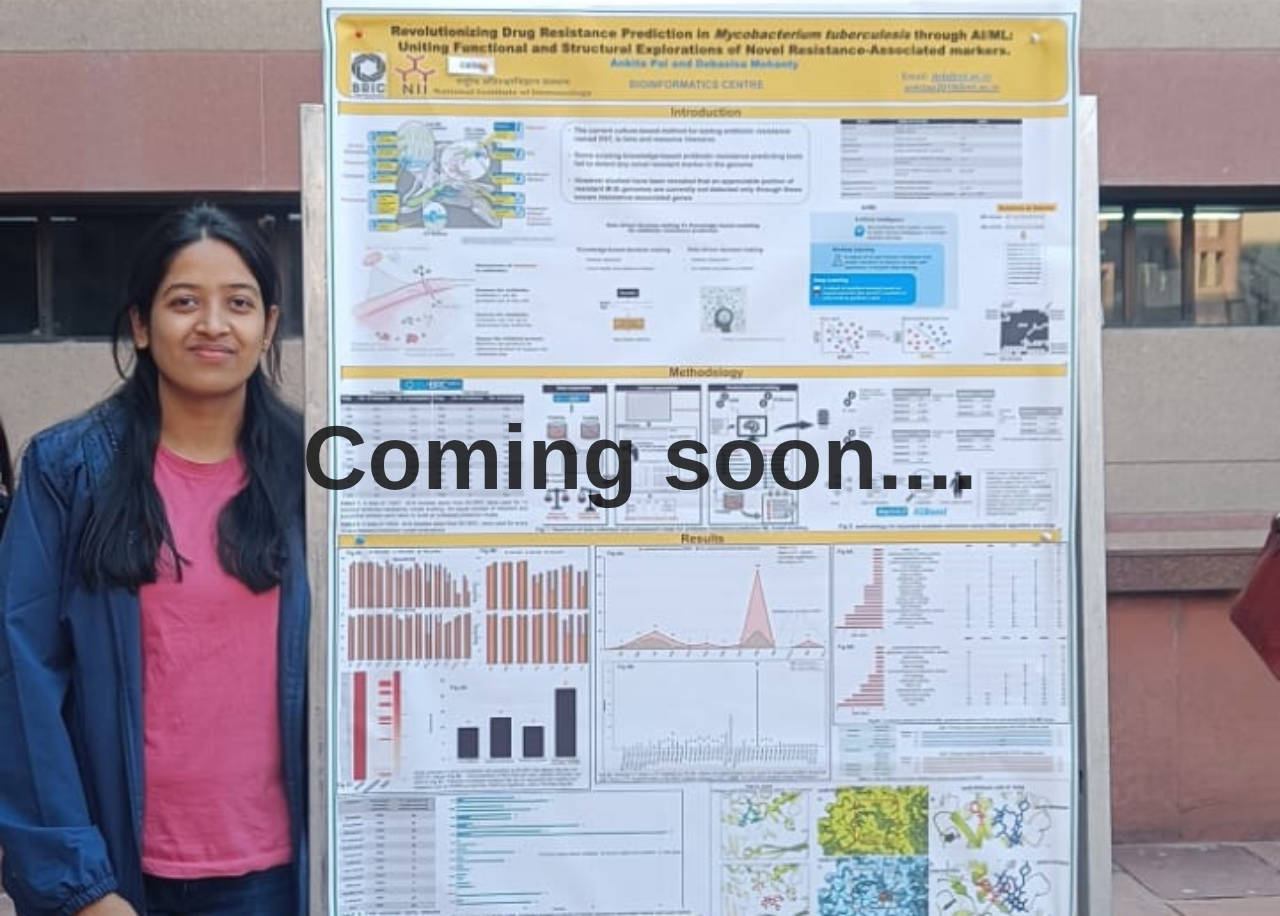
<file: pub.html>
<!DOCTYPE html>
<html>
<head>
    <title>Coming Soon</title>
    <style>
        body {
            background-image: url('background_pub.jpg');
            background-size: cover;
            background-position: center;
            background-repeat: no-repeat;
            opacity: 0.8;
            filter: alpha(opacity=50); /* For IE8 and earlier */
            height: 100vh;
            display: flex;
            justify-content: center;
            align-items: center;
            font-family: 'Montserrat', sans-serif;
        }
        
        .coming-soon {
            font-size: 90px;
            font-weight: bold;
            color: #080808;
            text-align: center;
            opacity: 100%;
        }
    </style>
</head>
<body>
    <div class="coming-soon">Coming soon....</div>
</body>
</html>
</file>
<file: style.css>
body{
    margin:0px;
    text-align: center;
    font-family: 'Merriweather Sans', sans-serif;
}
/* .outer-div{
    background-color:#CCD6A6;
} */
.top-container {
    position:relative;
    padding-top: 100px;
    background-color:#E3DFFD;
    height:600px;
    
}

/* 16px =100% = 1em, so if you want to use 40px, 40/16*100 = 250%  or 40/16=2.5em*/
/* use rem always instead of % or em, it would ignore root size or upstream size setting */
h1{
    /* position:absolute; */
    margin: 50px auto 0 auto;
    font-size: 2.5rem;       
    font-family: 'Sacramento', cursive;
    color: #66BFBF;
    line-height: 12px;
    /* font-size:xx-large; */
    /* left:40%;
    top:10%; */
}
h2{
    font-family: 'Montserrat', sans-serif;
    font-size:1.2rem;
    color: #2d4d4d;
    font-weight: normal;
}
h3{
    font-family: 'Montserrat', sans-serif;
    color: #11999E;
}
p{

}
.cloud-top{
    position:absolute;
    width:130px;
    height:130px;
    left:60%;
    top:4%;
    }
.cloud-bottom{
        position:absolute;
        width:130px;
        height:130px;
        left:30%;
        top:25%;
        }
.mountain{
    position:absolute;
    /* padding-top: 70px; */
    margin-top: 80px;
    width:1300px;
    height:540px;
    top:100px;
    left: 0.01em;
    border:none;

}

.middle-container{
    padding-top: 50px;
    background-color:#CCEABB;
}

/* .prof_image{
    position:absolute;
    width:100px;
    height:100px;
} */

.bottom-container {
    background-color: #333;
    color: white;
    text-align: center;
    padding: 10px;
    position: relative;
    bottom: 0;
    width: 100%;
}

.footer-link {
    color: white;
    text-decoration: none;
    margin: 0 15px;
    font-size: 18px;
    transition: color 0.3s ease;
}

.footer-link:hover {
    color: #ffdd57;
}

.bottom-container p {
    margin: 6px 0 0;
    font-size: 12px;
}

@media (max-width: 600px) {
    .footer-link {
        display: block;
        margin: 10px 0;
    }
}

.skill-row{
    width:50%;
    margin: 100px auto 100px auto;
    text-align: left;
    /* line-height: 2px; */

}

.skill-row1{
    width:50%;
    margin: 100px auto 100px auto;
    text-align: left;
}

.skill-row2{
    width:50%;
    margin: 100px auto 100px auto;
    text-align: left;
}
.skill-row3{
    width:50%;
    margin: 90px auto 100px auto;
    text-align: left;
}
.skill-row4{
    width:50%;
    margin: 100px auto 100px auto;
    text-align: left;
}
.code-image{
    width:150px;
    float:left;
    margin-right: 30px;
}

.profile_pic{
    margin-top: 6px;
    width:120px;
}

.AI-img{
    width:150px;
    float:right;
    margin-right: 30px;
}

.biology{
    width:150px;
    float:left;
    margin-right: 30px;
}
.os{
    width:150px;
    float:right;
    margin-right: 30px;
}
.others{
    width:150px;
    float:left;
    margin-right: 30px;
}
</file>
